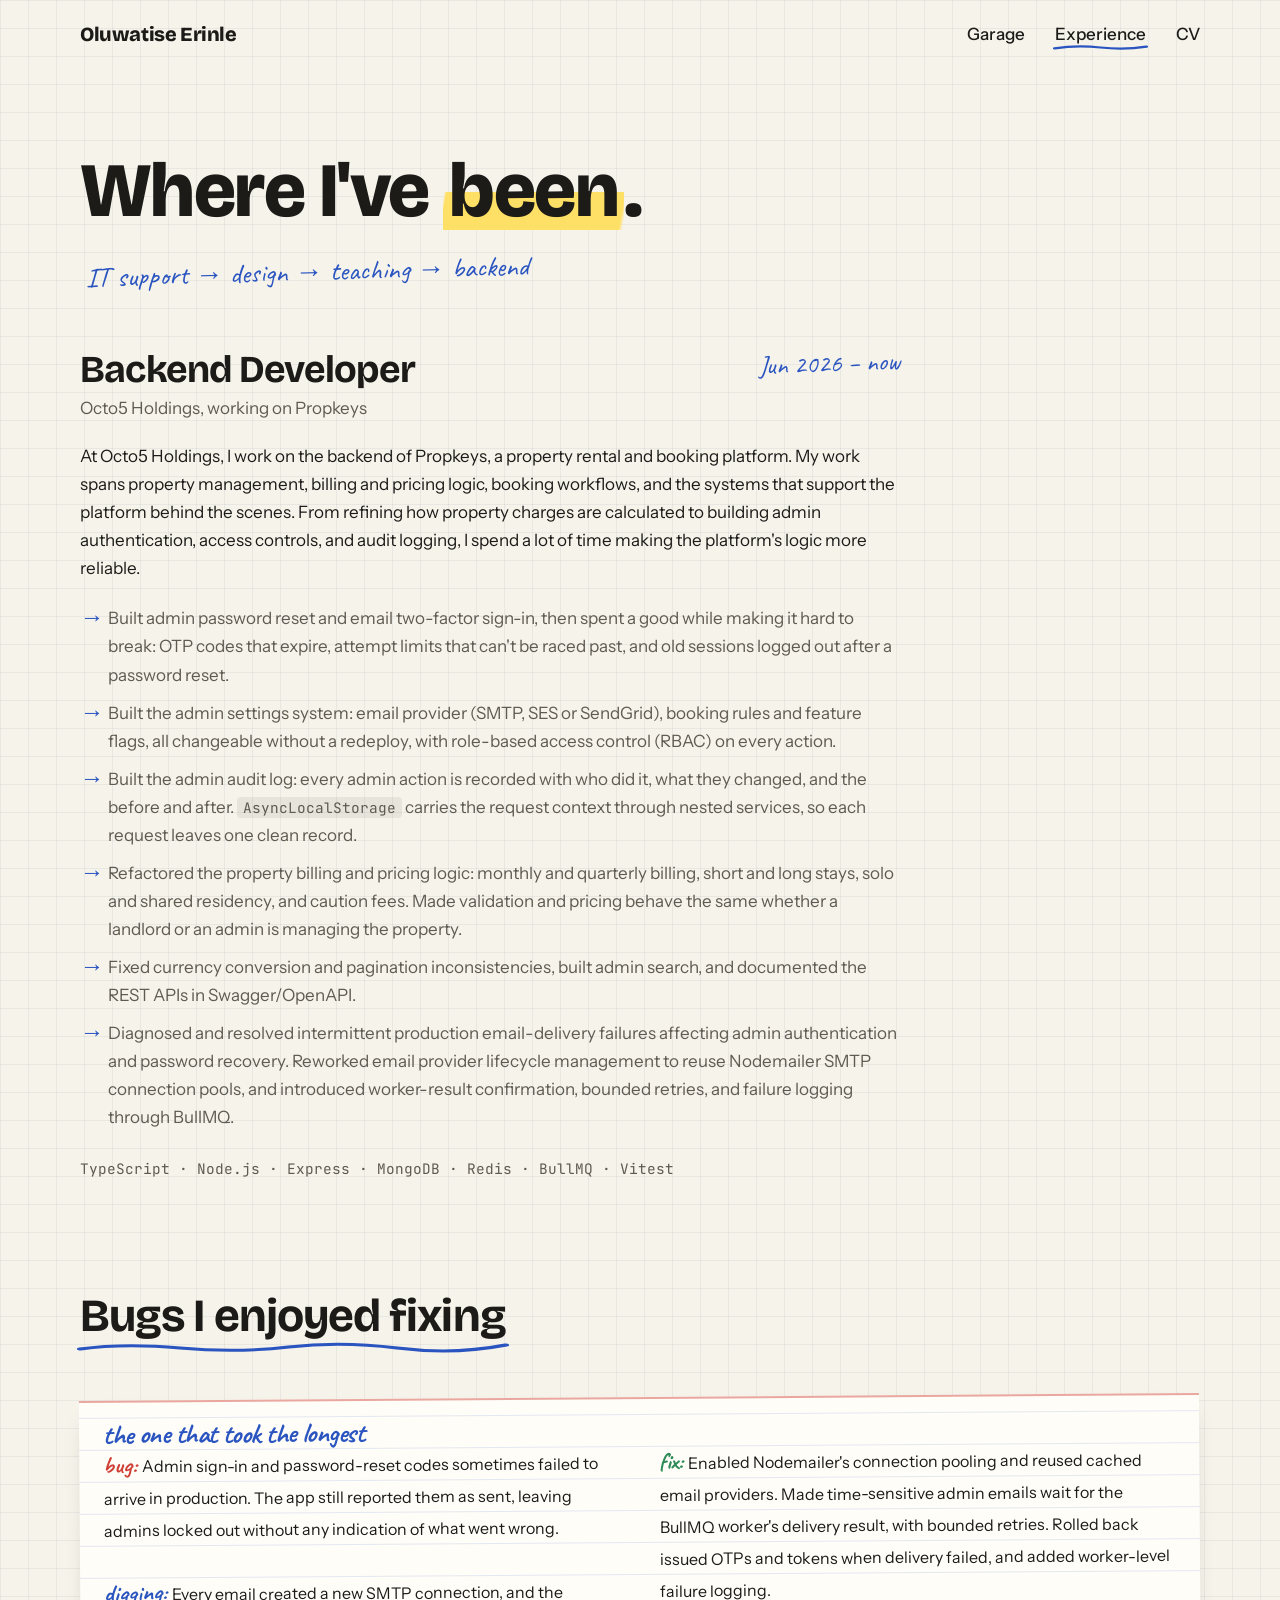
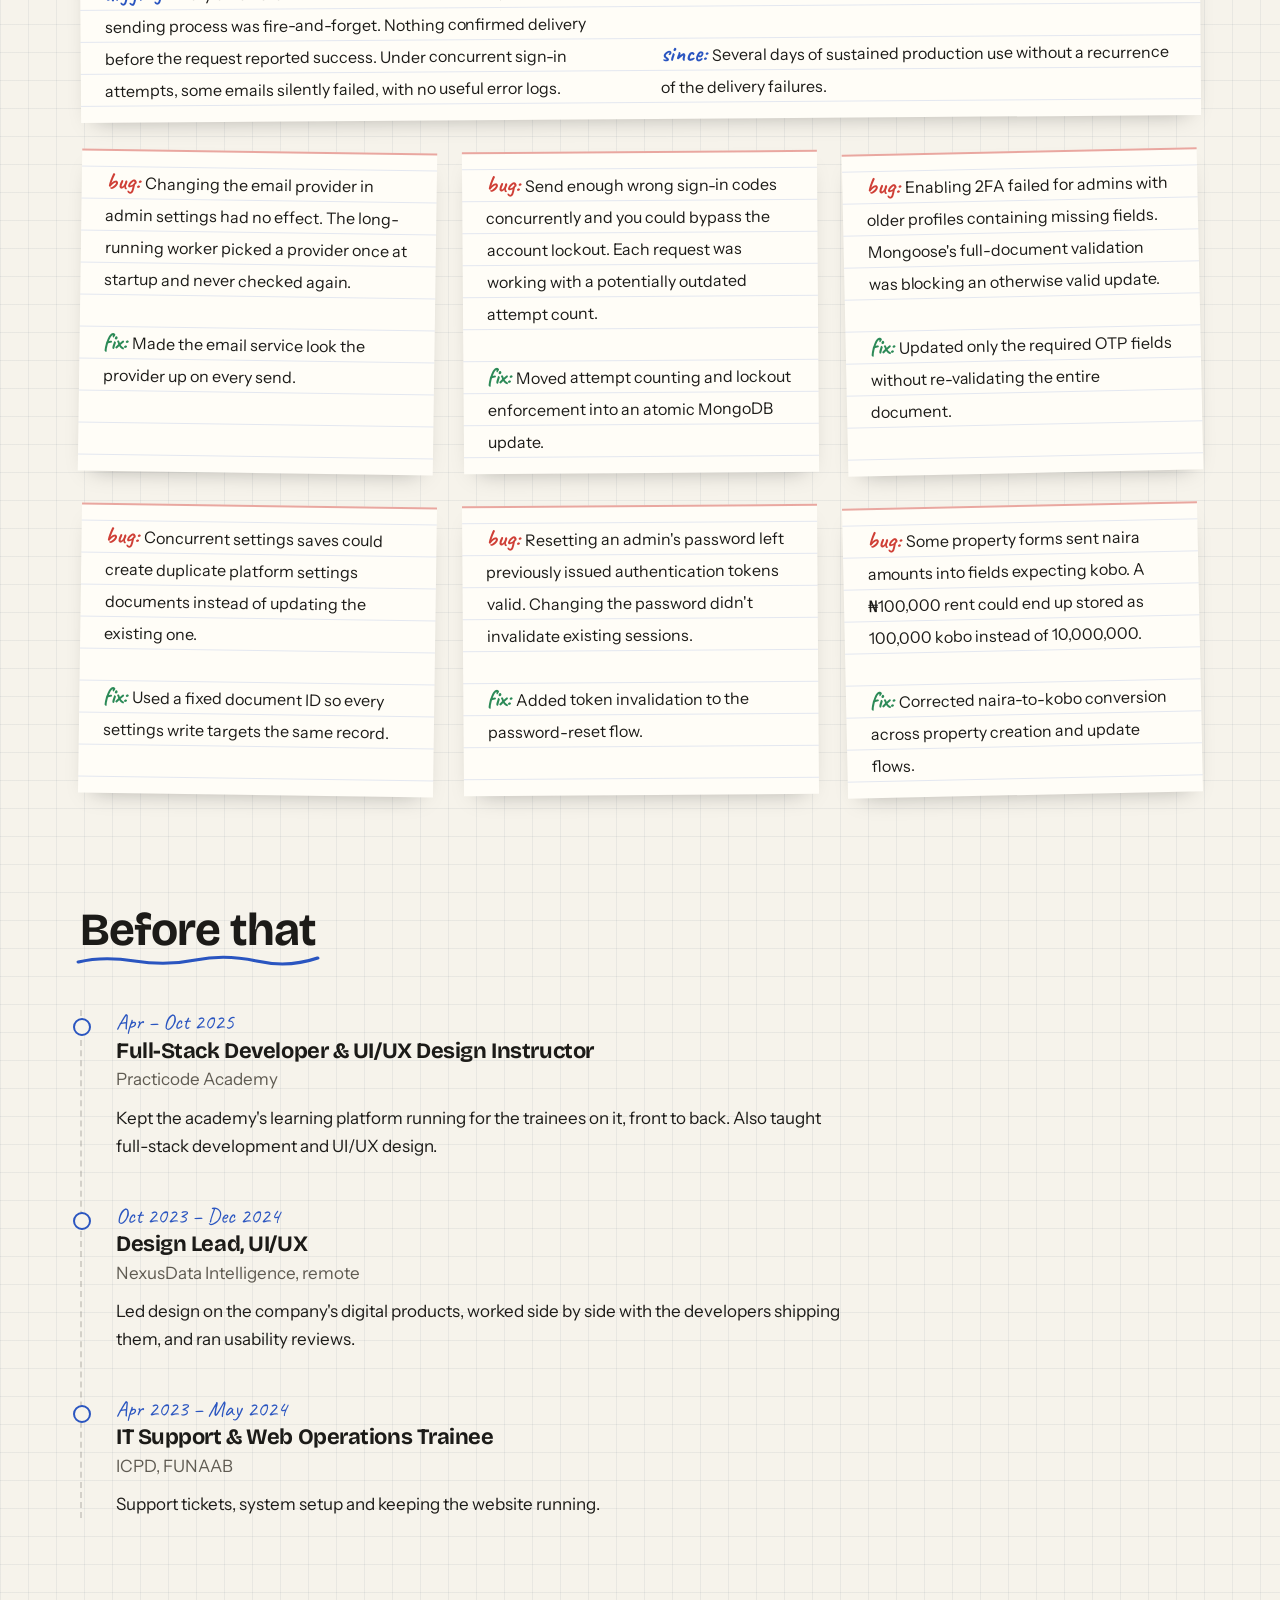
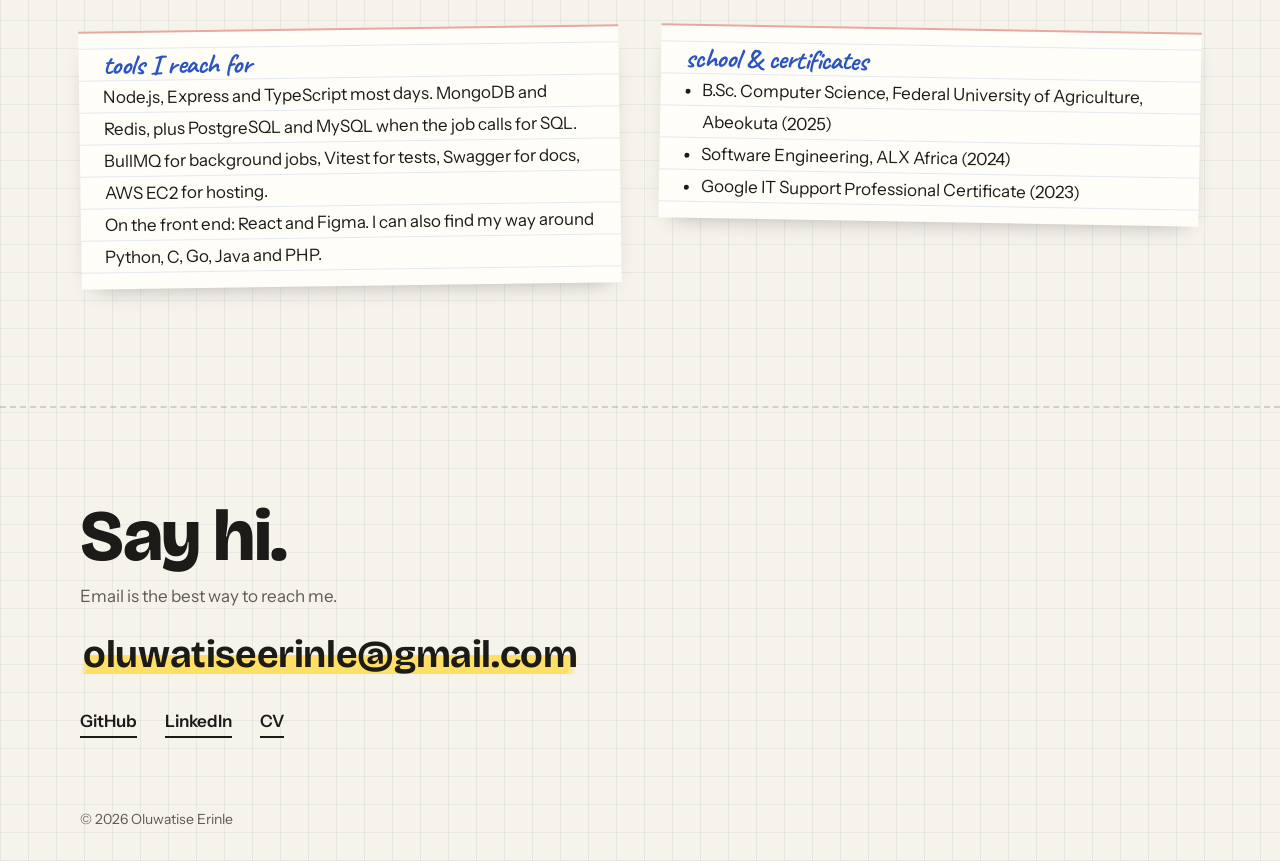
<file: experience.html>
<!doctype html>
<html lang="en">
  <head>
    <meta charset="utf-8" />
    <meta name="viewport" content="width=device-width, initial-scale=1" />
    <title>Experience — Oluwatise Erinle</title>
    <meta
      name="description"
      content="Oluwatise Erinle's experience: backend at Octo5 Holdings, teaching at Practicode Academy, and UI/UX design at NexusData Intelligence."
    />
    <link rel="icon" href="/assets/img/favicon.svg" type="image/svg+xml" />
    <link rel="apple-touch-icon" href="/assets/img/apple-touch-icon.png" />
    <meta property="og:type" content="website" />
    <meta property="og:site_name" content="Oluwatise Erinle" />
    <meta property="og:title" content="Experience — Oluwatise Erinle" />
    <meta property="og:description" content="Backend at Octo5 Holdings, teaching at Practicode Academy, and UI/UX design at NexusData Intelligence." />
    <meta property="og:url" content="https://oluwatise-erinle.netlify.app/experience.html" />
    <meta property="og:image" content="https://oluwatise-erinle.netlify.app/assets/img/og.png" />
    <meta property="og:image:width" content="1200" />
    <meta property="og:image:height" content="630" />
    <meta property="og:image:alt" content="Oluwatise Erinle: I build the parts of software you don't see." />
    <meta name="twitter:card" content="summary_large_image" />
    <script>
      document.documentElement.classList.add("js");
    </script>
    <link rel="preconnect" href="https://fonts.googleapis.com" />
    <link rel="preconnect" href="https://fonts.gstatic.com" crossorigin />
    <link
      href="https://fonts.googleapis.com/css2?family=Bricolage+Grotesque:opsz,wght@12..96,500;12..96,700;12..96,800&family=Caveat:wght@500;700&family=Instrument+Sans:wght@400;500;600&family=JetBrains+Mono:wght@400;500&display=swap"
      rel="stylesheet"
    />
    <link rel="stylesheet" href="assets/css/style.css" />
  </head>
  <body>
    <header class="nav">
      <div class="container nav-inner">
        <a class="brand" href="index.html">Oluwatise Erinle</a>
        <button type="button" class="nav-toggle" aria-expanded="false" aria-controls="nav-menu">
          <span class="sr-only">Menu</span><span></span><span></span>
        </button>
        <nav class="nav-menu" id="nav-menu">
          <a href="garage.html">Garage</a>
          <a href="experience.html" aria-current="page">Experience</a>
          <a href="https://drive.google.com/file/d/1xlZ7vo-EEz8daLhDxuY8uoAJtaOCXFpA/view?usp=sharing" target="_blank" rel="noopener">CV</a>
        </nav>
      </div>
    </header>

    <main>
      <section class="page-head">
        <div class="container">
          <h1>Where I've <span class="mark">been</span>.</h1>
          <p class="hand page-note">IT support &rarr; design &rarr; teaching &rarr; backend</p>
        </div>
      </section>

      <section class="section section-flush">
        <div class="container">
          <div class="job reveal">
            <div class="job-head">
              <div>
                <h2>Backend Developer</h2>
                <div class="muted">Octo5 Holdings, working on Propkeys</div>
              </div>
              <div class="hand job-date">Jun 2026 – now</div>
            </div>
            <p>
              At Octo5 Holdings, I work on the backend of Propkeys, a property rental and booking platform. My work spans property management, billing and pricing logic, booking workflows, and the systems that support the platform behind the scenes. From refining how property charges are calculated to building admin authentication, access controls, and audit logging, I spend a lot of time making the platform's logic more reliable.
            </p>
            <ul class="notes">
              <li>
                Built admin password reset and email two-factor sign-in, then spent a good while making it hard to break: OTP codes that expire, attempt limits that can't be raced past, and old sessions logged out after a password reset.
              </li>
              <li>
                Built the admin settings system: email provider (SMTP, SES or SendGrid), booking rules and feature flags, all changeable without a redeploy, with role-based access control (RBAC) on every action.
              </li>
              <li>
                Built the admin audit log: every admin action is recorded with
                who did it, what they changed, and the before and after.
                <code>AsyncLocalStorage</code> carries the request context
                through nested services, so each request leaves one clean record.
              </li>
              <li>
                Refactored the property billing and pricing logic: monthly and
                quarterly billing, short and long stays, solo and shared
                residency, and caution fees. Made validation and pricing behave
                the same whether a landlord or an admin is managing the property.
              </li>
              <li>Fixed currency conversion and pagination inconsistencies, built admin search, and documented the REST APIs in Swagger/OpenAPI.</li>
              <li>Diagnosed and resolved intermittent production email-delivery failures affecting admin authentication and password recovery. Reworked email provider lifecycle management to reuse Nodemailer SMTP connection pools, and introduced worker-result confirmation, bounded retries, and failure logging through BullMQ.</li>
            </ul>
            <p class="tools mono">TypeScript · Node.js · Express · MongoDB · Redis · BullMQ · Vitest</p>
          </div>

          <div class="bugs-head reveal">
            <h2 class="scribble">Bugs I enjoyed fixing</h2>
          </div>
          <div class="bugs reveal-child">
            <div class="index-card bug bug-wide">
              <h3 class="hand">the one that took the longest</h3>
              <div class="bug-wide-body">
                <div>
                  <p><span class="pen-red">bug:</span> Admin sign-in and password-reset codes sometimes failed to arrive in production. The app still reported them as sent, leaving admins locked out without any indication of what went wrong.</p>
                  <p><span class="pen-blue">digging:</span> Every email created a new SMTP connection, and the sending process was fire-and-forget. Nothing confirmed delivery before the request reported success. Under concurrent sign-in attempts, some emails silently failed, with no useful error logs.</p>
                </div>
                <div>
                  <p><span class="pen-green">fix:</span> Enabled Nodemailer's connection pooling and reused cached email providers. Made time-sensitive admin emails wait for the BullMQ worker's delivery result, with bounded retries. Rolled back issued OTPs and tokens when delivery failed, and added worker-level failure logging.</p>
                  <p><span class="pen-blue">since:</span> Several days of sustained production use without a recurrence of the delivery failures.</p>
                </div>
              </div>
            </div>
            <div class="index-card bug">
              <p><span class="pen-red">bug:</span> Changing the email provider in admin settings had no effect. The long-running worker picked a provider once at startup and never checked again.</p>
              <p><span class="pen-green">fix:</span> Made the email service look the provider up on every send.</p>
            </div>
            <div class="index-card bug">
              <p><span class="pen-red">bug:</span> Send enough wrong sign-in codes concurrently and you could bypass the account lockout. Each request was working with a potentially outdated attempt count.</p>
              <p><span class="pen-green">fix:</span> Moved attempt counting and lockout enforcement into an atomic MongoDB update.</p>
            </div>
            <div class="index-card bug">
              <p><span class="pen-red">bug:</span> Enabling 2FA failed for admins with older profiles containing missing fields. Mongoose's full-document validation was blocking an otherwise valid update.</p>
              <p><span class="pen-green">fix:</span> Updated only the required OTP fields without re-validating the entire document.</p>
            </div>
            <div class="index-card bug">
              <p><span class="pen-red">bug:</span> Concurrent settings saves could create duplicate platform settings documents instead of updating the existing one.</p>
              <p><span class="pen-green">fix:</span> Used a fixed document ID so every settings write targets the same record.</p>
            </div>
            <div class="index-card bug">
              <p><span class="pen-red">bug:</span> Resetting an admin's password left previously issued authentication tokens valid. Changing the password didn't invalidate existing sessions.</p>
              <p><span class="pen-green">fix:</span> Added token invalidation to the password-reset flow.</p>
            </div>
            <div class="index-card bug">
              <p><span class="pen-red">bug:</span> Some property forms sent naira amounts into fields expecting kobo. A ₦100,000 rent could end up stored as 100,000 kobo instead of 10,000,000.</p>
              <p><span class="pen-green">fix:</span> Corrected naira-to-kobo conversion across property creation and update flows.</p>
            </div>
          </div>

          <div class="before reveal">
            <h2 class="scribble">Before that</h2>
            <ol class="timeline">
              <li>
                <div class="hand timeline-date">Apr – Oct 2025</div>
                <h3>Full-Stack Developer &amp; UI/UX Design Instructor</h3>
                <div class="muted">Practicode Academy</div>
                <p>
                  Kept the academy's learning platform running for the trainees on
                  it, front to back. Also taught full-stack development and UI/UX
                  design.
                </p>
              </li>
              <li>
                <div class="hand timeline-date">Oct 2023 – Dec 2024</div>
                <h3>Design Lead, UI/UX</h3>
                <div class="muted">NexusData Intelligence, remote</div>
                <p>
                  Led design on the company's digital products, worked side by side
                  with the developers shipping them, and ran usability reviews.
                </p>
              </li>
              <li>
                <div class="hand timeline-date">Apr 2023 – May 2024</div>
                <h3>IT Support &amp; Web Operations Trainee</h3>
                <div class="muted">ICPD, FUNAAB</div>
                <p>Support tickets, system setup and keeping the website running.</p>
              </li>
            </ol>
          </div>

          <div class="extras">
            <div class="index-card reveal">
              <h3 class="hand">tools I reach for</h3>
              <p>
                Node.js, Express and TypeScript most days. MongoDB and Redis, plus
                PostgreSQL and MySQL when the job calls for SQL. BullMQ for
                background jobs, Vitest for tests, Swagger for docs, AWS EC2 for
                hosting.
              </p>
              <p>On the front end: React and Figma. I can also find my way around Python, C, Go, Java and PHP.</p>
            </div>
            <div class="index-card reveal">
              <h3 class="hand">school &amp; certificates</h3>
              <ul>
                <li>B.Sc. Computer Science, Federal University of Agriculture, Abeokuta (2025)</li>
                <li>Software Engineering, ALX Africa (2024)</li>
                <li>Google IT Support Professional Certificate (2023)</li>
              </ul>
            </div>
          </div>
        </div>
      </section>
    </main>

    <footer class="footer">
      <div class="container">
        <h2>Say hi.</h2>
        <p class="muted">Email is the best way to reach me.</p>
        <a class="footer-email mark" href="mailto:oluwatiseerinle@gmail.com">oluwatiseerinle@gmail.com</a>
        <div class="footer-links">
          <a href="https://github.com/An-Uncreative" target="_blank" rel="noopener">GitHub</a>
          <a href="https://www.linkedin.com/in/oluwatise-erinle-111442245" target="_blank" rel="noopener">LinkedIn</a>
          <a href="https://drive.google.com/file/d/1xlZ7vo-EEz8daLhDxuY8uoAJtaOCXFpA/view?usp=sharing" target="_blank" rel="noopener">CV</a>
        </div>
        <p class="footer-base">© <span class="year"></span> Oluwatise Erinle</p>
      </div>
    </footer>

    <script src="assets/js/main.js"></script>
  </body>
</html>
</file>
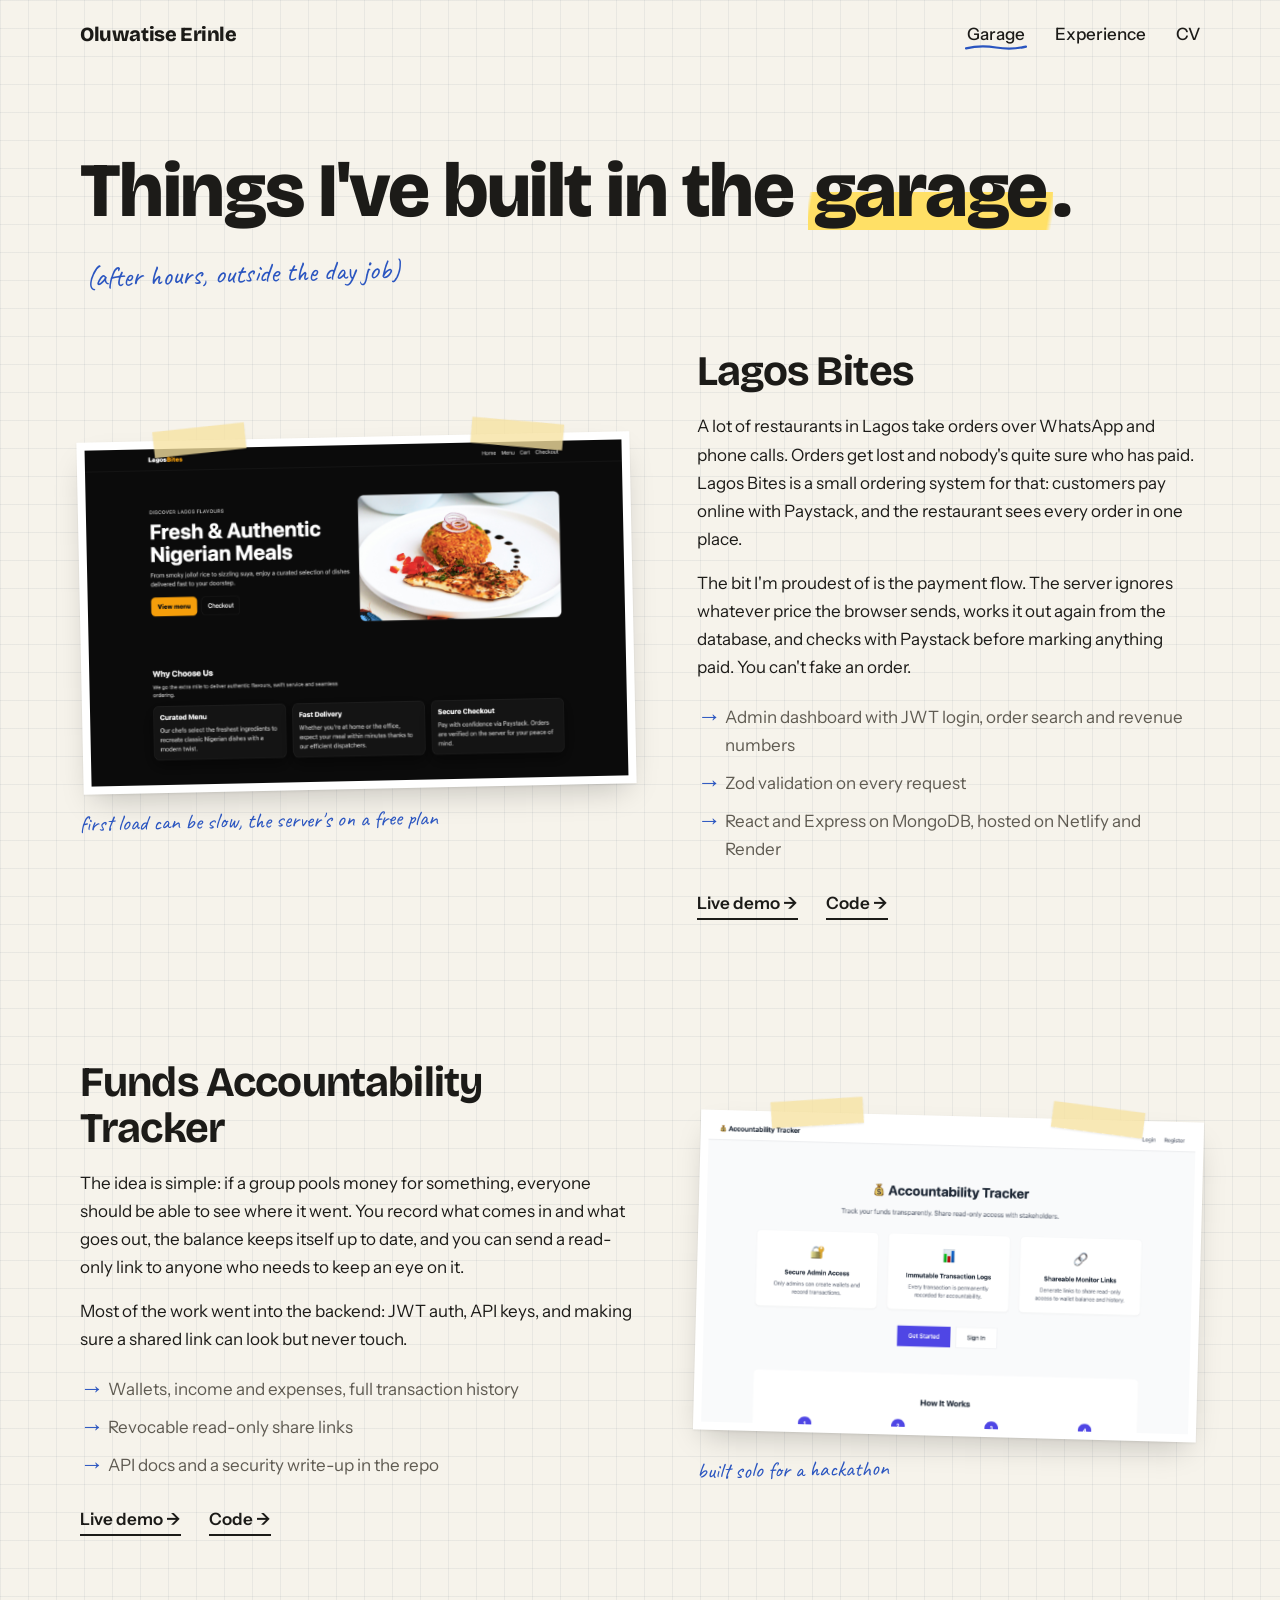
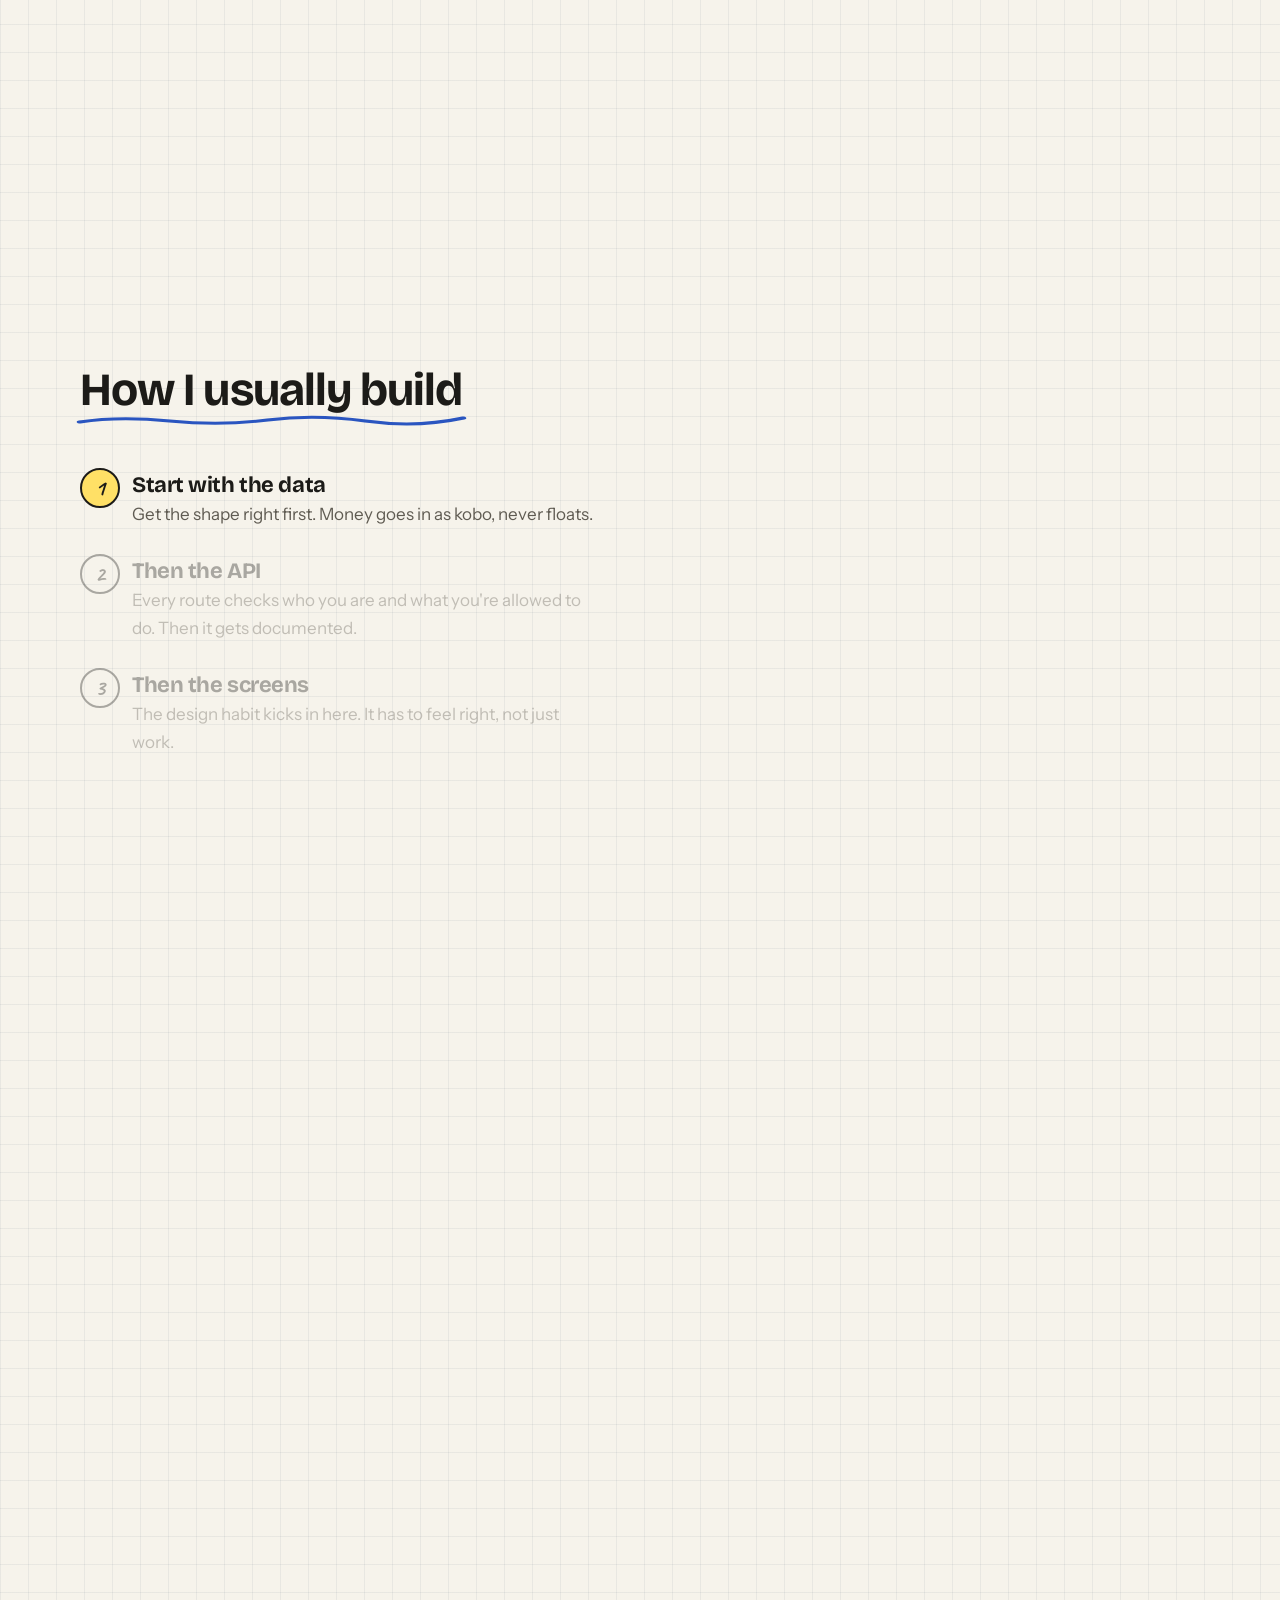
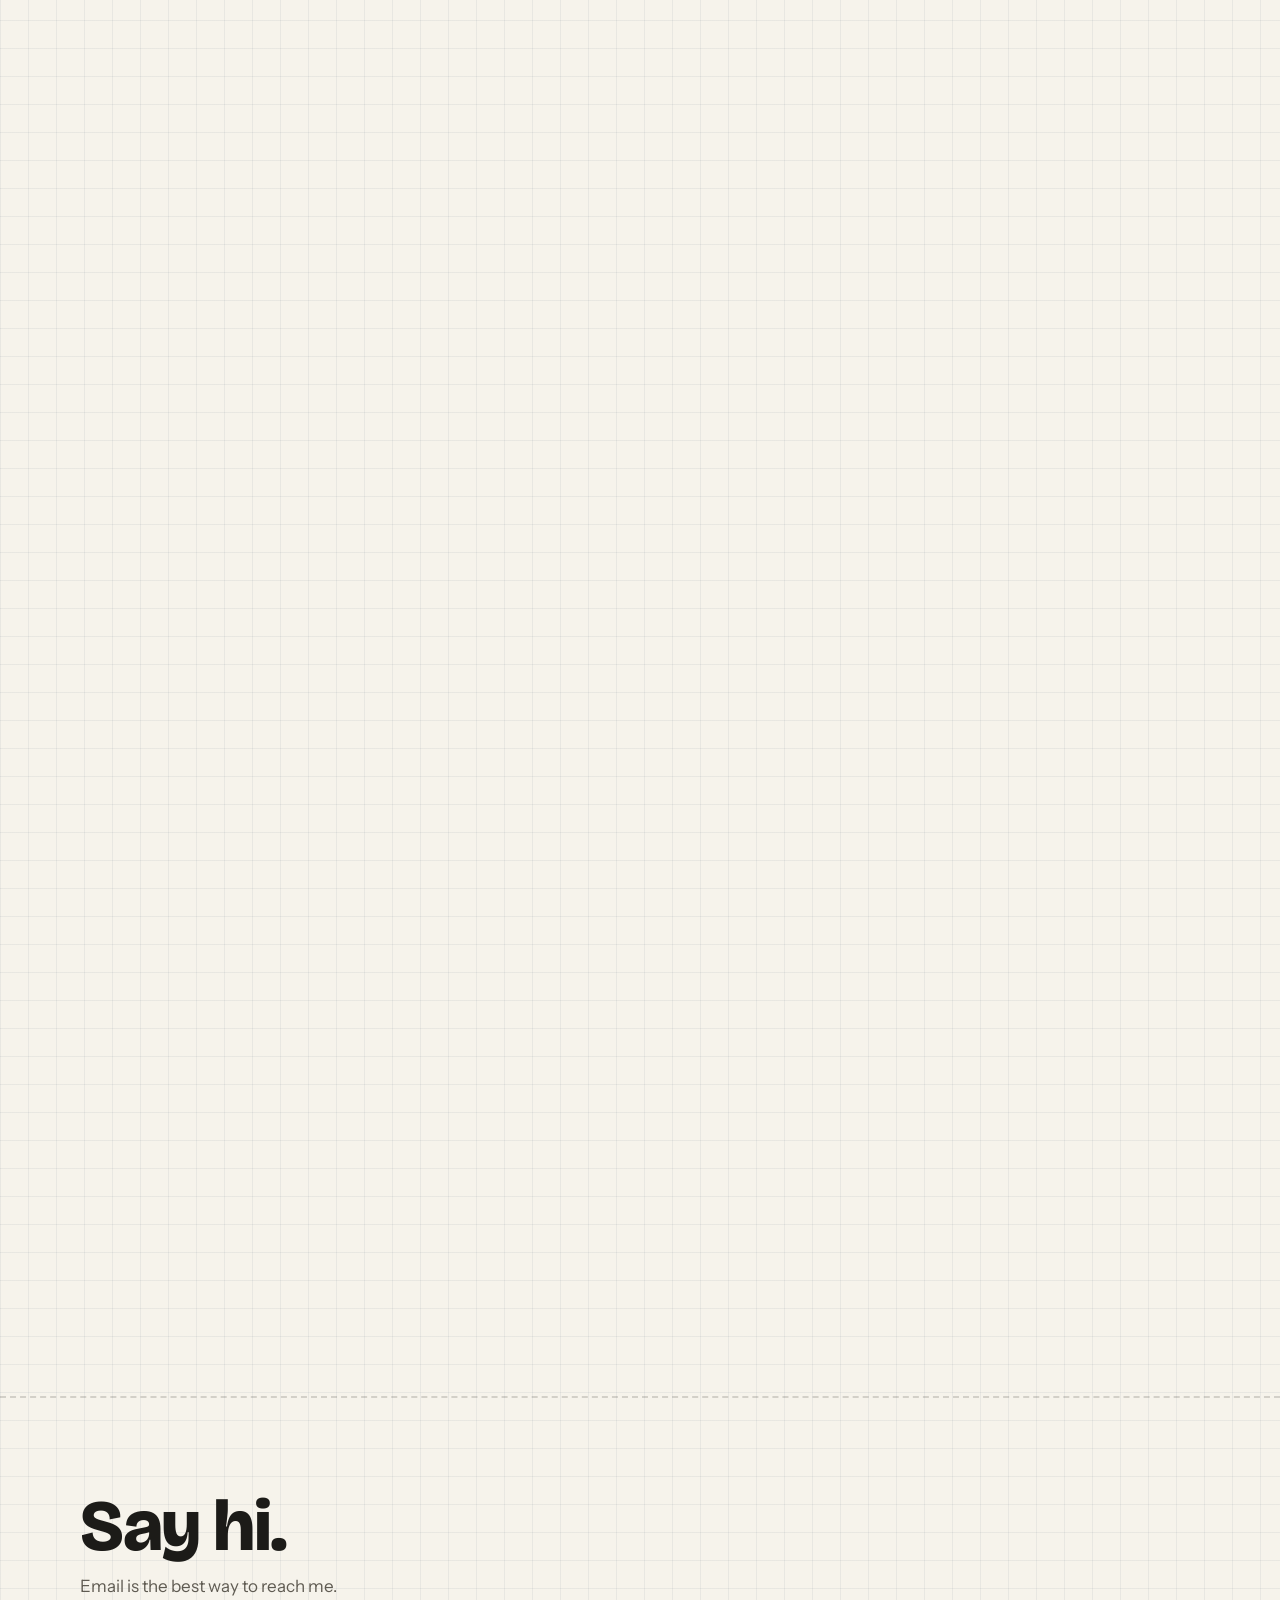
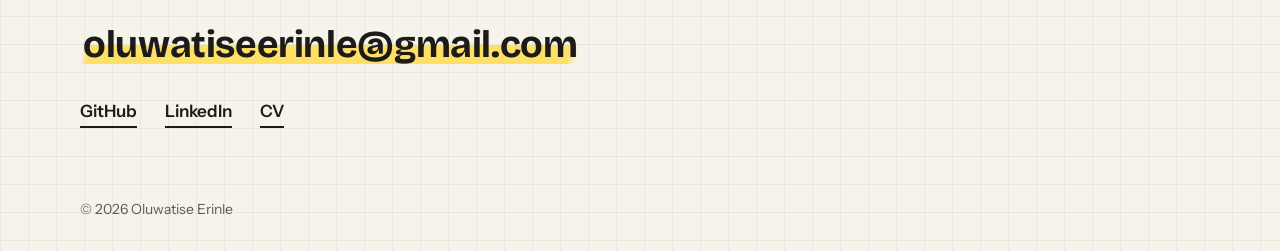
<file: garage.html>
<!doctype html>
<html lang="en">
  <head>
    <meta charset="utf-8" />
    <meta name="viewport" content="width=device-width, initial-scale=1" />
    <title>The Garage — Oluwatise Erinle</title>
    <meta name="description" content="Projects built by Oluwatise Erinle: Lagos Bites and the Funds Accountability Tracker." />
    <link rel="icon" href="/assets/img/favicon.svg" type="image/svg+xml" />
    <link rel="apple-touch-icon" href="/assets/img/apple-touch-icon.png" />
    <meta property="og:type" content="website" />
    <meta property="og:site_name" content="Oluwatise Erinle" />
    <meta property="og:title" content="The Garage — Oluwatise Erinle" />
    <meta property="og:description" content="Things I've built after hours: Lagos Bites and the Funds Accountability Tracker." />
    <meta property="og:url" content="https://oluwatise-erinle.netlify.app/garage.html" />
    <meta property="og:image" content="https://oluwatise-erinle.netlify.app/assets/img/og.png" />
    <meta property="og:image:width" content="1200" />
    <meta property="og:image:height" content="630" />
    <meta property="og:image:alt" content="Oluwatise Erinle: I build the parts of software you don't see." />
    <meta name="twitter:card" content="summary_large_image" />
    <script>
      document.documentElement.classList.add("js");
    </script>
    <link rel="preconnect" href="https://fonts.googleapis.com" />
    <link rel="preconnect" href="https://fonts.gstatic.com" crossorigin />
    <link
      href="https://fonts.googleapis.com/css2?family=Bricolage+Grotesque:opsz,wght@12..96,500;12..96,700;12..96,800&family=Caveat:wght@500;700&family=Instrument+Sans:wght@400;500;600&family=JetBrains+Mono:wght@400;500&display=swap"
      rel="stylesheet"
    />
    <link rel="stylesheet" href="assets/css/style.css" />
  </head>
  <body>
    <header class="nav">
      <div class="container nav-inner">
        <a class="brand" href="index.html">Oluwatise Erinle</a>
        <button type="button" class="nav-toggle" aria-expanded="false" aria-controls="nav-menu">
          <span class="sr-only">Menu</span><span></span><span></span>
        </button>
        <nav class="nav-menu" id="nav-menu">
          <a href="garage.html" aria-current="page">Garage</a>
          <a href="experience.html">Experience</a>
          <a href="https://drive.google.com/file/d/1xlZ7vo-EEz8daLhDxuY8uoAJtaOCXFpA/view?usp=sharing" target="_blank" rel="noopener">CV</a>
        </nav>
      </div>
    </header>

    <main>
      <section class="page-head">
        <div class="container">
          <h1>Things I've built in the <span class="mark">garage</span>.</h1>
          <p class="hand page-note">(after hours, outside the day job)</p>
        </div>
      </section>

      <section class="section section-flush">
        <div class="container">
          <article class="project reveal" id="lagos-bites">
            <a
              class="project-media tilt"
              href="https://gleeful-frangollo-b44b48.netlify.app/"
              target="_blank"
              rel="noopener"
            >
              <div class="taped shot">
                <img src="assets/img/lagos-bites.png" alt="Lagos Bites menu and cart" loading="lazy" />
              </div>
              <span class="hand media-note">first load can be slow, the server's on a free plan</span>
            </a>
            <div class="project-body">
              <h2>Lagos Bites</h2>
              <p>
                A lot of restaurants in Lagos take orders over WhatsApp and phone
                calls. Orders get lost and nobody's quite sure who has paid. Lagos
                Bites is a small ordering system for that: customers pay online
                with Paystack, and the restaurant sees every order in one place.
              </p>
              <p>
                The bit I'm proudest of is the payment flow. The server ignores
                whatever price the browser sends, works it out again from the
                database, and checks with Paystack before marking anything paid.
                You can't fake an order.
              </p>
              <ul class="notes">
                <li>Admin dashboard with JWT login, order search and revenue numbers</li>
                <li>Zod validation on every request</li>
                <li>React and Express on MongoDB, hosted on Netlify and Render</li>
              </ul>
              <div class="links">
                <a href="https://gleeful-frangollo-b44b48.netlify.app/" target="_blank" rel="noopener">Live demo &rarr;</a>
                <a href="https://github.com/An-Uncreative/lagos-bites" target="_blank" rel="noopener">Code &rarr;</a>
              </div>
            </div>
          </article>

          <article class="project project-reverse reveal" id="tracker">
            <a
              class="project-media tilt"
              href="https://accountability-tracker-theta.vercel.app/"
              target="_blank"
              rel="noopener"
            >
              <div class="taped shot">
                <img src="assets/img/tracker.png" alt="Funds Accountability Tracker dashboard" loading="lazy" />
              </div>
              <span class="hand media-note">built solo for a hackathon</span>
            </a>
            <div class="project-body">
              <h2>Funds Accountability Tracker</h2>
              <p>
                The idea is simple: if a group pools money for something,
                everyone should be able to see where it went. You record what comes
                in and what goes out, the balance keeps itself up to date, and you
                can send a read-only link to anyone who needs to keep an eye on it.
              </p>
              <p>
                Most of the work went into the backend: JWT auth, API keys, and
                making sure a shared link can look but never touch.
              </p>
              <ul class="notes">
                <li>Wallets, income and expenses, full transaction history</li>
                <li>Revocable read-only share links</li>
                <li>API docs and a security write-up in the repo</li>
              </ul>
              <div class="links">
                <a href="https://accountability-tracker-theta.vercel.app/" target="_blank" rel="noopener">Live demo &rarr;</a>
                <a href="https://github.com/An-Uncreative/accountability-tracker" target="_blank" rel="noopener">Code &rarr;</a>
              </div>
            </div>
          </article>
        </div>
      </section>

      <!-- How I build: scroll-driven layer story -->
      <section class="process" id="process">
        <div class="process-sticky">
          <div class="container process-grid">
            <div class="process-copy">
              <h2 class="scribble">How I usually build</h2>
              <ol class="process-steps">
                <li>
                  <h3>Start with the data</h3>
                  <p>Get the shape right first. Money goes in as kobo, never floats.</p>
                </li>
                <li>
                  <h3>Then the API</h3>
                  <p>Every route checks who you are and what you're allowed to do. Then it gets documented.</p>
                </li>
                <li>
                  <h3>Then the screens</h3>
                  <p>The design habit kicks in here. It has to feel right, not just work.</p>
                </li>
              </ol>
            </div>

            <div class="process-stage" aria-hidden="true">
              <div class="stack">
                <div class="layer layer-db">
                  <div class="layer-title mono">mongodb · orders</div>
                  <div class="db-row mono"><span>_id</span><span>total_kobo</span><span>status</span></div>
                  <div class="db-row mono"><span>6f2a…</span><span>450000</span><span class="ok">paid</span></div>
                  <div class="db-row mono"><span>6f2b…</span><span>120000</span><span class="warn">pending</span></div>
                  <div class="db-row mono"><span>6f2c…</span><span>385000</span><span class="ok">paid</span></div>
                </div>
                <div class="layer layer-api">
                  <div class="layer-title mono">api · routes</div>
                  <div class="route mono"><b class="get">GET</b>/api/meals</div>
                  <div class="route mono"><b class="post">POST</b>/api/orders</div>
                  <div class="route mono"><b class="post">POST</b>/api/payments/verify</div>
                  <div class="route mono"><b class="get">GET</b>/api/admin/metrics <em>admin</em></div>
                </div>
                <div class="layer layer-ui">
                  <div class="ui-nav"><i></i><span></span><span></span><span></span></div>
                  <div class="ui-hero"><span></span><span></span><b></b></div>
                  <div class="ui-cards"><span></span><span></span><span></span></div>
                </div>
              </div>
              <div class="stage-badge hand">and it's live!</div>
            </div>
          </div>
        </div>
      </section>
    </main>

    <footer class="footer">
      <div class="container">
        <h2>Say hi.</h2>
        <p class="muted">Email is the best way to reach me.</p>
        <a class="footer-email mark" href="mailto:oluwatiseerinle@gmail.com">oluwatiseerinle@gmail.com</a>
        <div class="footer-links">
          <a href="https://github.com/An-Uncreative" target="_blank" rel="noopener">GitHub</a>
          <a href="https://www.linkedin.com/in/oluwatise-erinle-111442245" target="_blank" rel="noopener">LinkedIn</a>
          <a href="https://drive.google.com/file/d/1xlZ7vo-EEz8daLhDxuY8uoAJtaOCXFpA/view?usp=sharing" target="_blank" rel="noopener">CV</a>
        </div>
        <p class="footer-base">© <span class="year"></span> Oluwatise Erinle</p>
      </div>
    </footer>

    <script src="assets/js/main.js"></script>
  </body>
</html>
</file>
<file: assets/css/style.css>
/* Designer's-notebook theme: graph paper, pen notes, tape and sticky notes */
:root {
  --paper: #f6f3eb;
  --grid: rgba(48, 72, 110, 0.07);
  --card: #fffdf7;
  --ink: #1c1b18;
  --muted: #5f5b52;
  --line: rgba(28, 27, 24, 0.16);
  --pen: #2a55c0;
  --red: #cf3f36;
  --green: #2c8a57;
  --highlight: #ffe066;
  --sticky: #fff1a1;
  --tape: rgba(246, 226, 160, 0.78);

  --max: 1120px;
  --font-display: "Bricolage Grotesque", system-ui, sans-serif;
  --font-body: "Instrument Sans", system-ui, sans-serif;
  --font-hand: "Caveat", "Comic Sans MS", cursive;
  --font-mono: "JetBrains Mono", ui-monospace, monospace;
}

* {
  box-sizing: border-box;
}
html {
  scroll-behavior: smooth;
  scroll-padding-top: 80px;
}
body {
  margin: 0;
  background-color: var(--paper);
  background-image:
    linear-gradient(var(--grid) 1px, transparent 1px),
    linear-gradient(90deg, var(--grid) 1px, transparent 1px);
  background-size: 28px 28px;
  color: var(--ink);
  font-family: var(--font-body);
  font-size: 17px;
  line-height: 1.65;
  overflow-x: hidden;
}
a {
  color: inherit;
  text-decoration: none;
}
img {
  max-width: 100%;
  display: block;
}
h1,
h2,
h3 {
  font-family: var(--font-display);
  letter-spacing: -0.02em;
  line-height: 1.08;
  margin: 0;
}
code,
.mono {
  font-family: var(--font-mono);
  font-size: 0.85em;
}
code {
  background: rgba(28, 27, 24, 0.07);
  padding: 1px 6px;
  border-radius: 4px;
}
.container {
  width: min(var(--max), 100% - 32px);
  margin: 0 auto;
}
.muted {
  color: var(--muted);
}
.sr-only {
  position: absolute;
  width: 1px;
  height: 1px;
  overflow: hidden;
  clip: rect(0 0 0 0);
}

/* Notebook pieces */
.hand {
  font-family: var(--font-hand);
  color: var(--pen);
  font-size: 26px;
  line-height: 1.15;
}
.mark {
  background: linear-gradient(
      100deg,
      transparent 0.6%,
      var(--highlight) 2%,
      var(--highlight) 97%,
      transparent 99%
    )
    0 88% / 100% 0.5em no-repeat;
  padding: 0 0.08em;
}
.scribble {
  display: inline-block;
  position: relative;
  font-size: clamp(30px, 4vw, 46px);
  padding-bottom: 12px;
}
.scribble::after {
  content: "";
  position: absolute;
  left: -4px;
  right: -4px;
  bottom: 0;
  height: 12px;
  background: url("data:image/svg+xml,%3Csvg xmlns='http://www.w3.org/2000/svg' viewBox='0 0 200 12' preserveAspectRatio='none'%3E%3Cpath d='M2 8 Q 22 2 48 7 T 98 6 T 148 7 T 198 4' fill='none' stroke='%232a55c0' stroke-width='3' stroke-linecap='round'/%3E%3C/svg%3E")
    center / 100% 100% no-repeat;
}
.taped {
  position: relative;
  background: #fff;
  padding: 8px;
  box-shadow:
    0 1px 2px rgba(0, 0, 0, 0.08),
    0 14px 30px -10px rgba(0, 0, 0, 0.22);
  rotate: var(--r, -1.2deg);
}
.taped::before,
.taped::after {
  content: "";
  position: absolute;
  z-index: 2;
  top: -13px;
  width: 92px;
  height: 26px;
  background: var(--tape);
  box-shadow: 0 1px 2px rgba(0, 0, 0, 0.08);
}
.taped::before {
  left: 14%;
  rotate: -5deg;
}
.taped::after {
  right: 12%;
  rotate: 6deg;
}
.sticky {
  display: block;
  background: var(--sticky);
  padding: 20px 22px 24px;
  box-shadow: 0 16px 22px -12px rgba(0, 0, 0, 0.3);
  rotate: var(--r, 1.5deg);
}
.sticky strong {
  font-family: var(--font-hand);
  font-size: 26px;
  font-weight: 700;
  color: var(--ink);
}
.sticky p {
  margin: 4px 0 0;
  font-family: var(--font-hand);
  font-size: 24px;
  line-height: 1.25;
}
.index-card {
  /* Text sits on the ruling: every line box is exactly 32px tall */
  background-color: var(--card);
  background-image: repeating-linear-gradient(
    transparent 0 31px,
    rgba(42, 85, 192, 0.13) 31px 32px
  );
  background-position: 0 16px;
  border-top: 2px solid rgba(207, 63, 54, 0.45);
  padding: 16px 24px;
  line-height: 32px;
  box-shadow: 0 10px 24px -14px rgba(0, 0, 0, 0.35);
  rotate: var(--r, 0deg);
}
.index-card h3 {
  font-size: 28px;
  line-height: 32px;
}
.index-card ul {
  margin: 0;
  padding-left: 18px;
}
.index-card p {
  margin: 0;
}

/* Buttons */
.btn {
  display: inline-flex;
  align-items: center;
  font: 600 16px var(--font-body);
  padding: 12px 22px;
  border: 2px solid var(--ink);
  border-radius: 10px;
  background: var(--card);
  box-shadow: 3px 3px 0 var(--ink);
  transition:
    transform 0.15s,
    box-shadow 0.15s;
}
.btn:hover {
  transform: translate(-2px, -2px);
  box-shadow: 5px 5px 0 var(--ink);
}
.btn:active {
  transform: translate(2px, 2px);
  box-shadow: 1px 1px 0 var(--ink);
}
.btn.primary {
  background: var(--highlight);
}
.actions {
  display: flex;
  flex-wrap: wrap;
  gap: 16px;
}

/* Nav */
.nav {
  position: fixed;
  inset: 0 0 auto;
  z-index: 50;
  border-bottom: 1px dashed transparent;
  transition:
    background 0.3s,
    border-color 0.3s;
}
.nav.scrolled {
  background: rgba(246, 243, 235, 0.92);
  -webkit-backdrop-filter: blur(6px);
  backdrop-filter: blur(6px);
  border-color: var(--line);
}
.nav-inner {
  height: 68px;
  display: flex;
  align-items: center;
  justify-content: space-between;
}
.brand {
  font: 800 20px var(--font-display);
  letter-spacing: -0.02em;
}
.nav-menu {
  display: flex;
  gap: 30px;
  font-weight: 500;
}
.nav-menu a {
  position: relative;
}
.nav-menu a::after {
  content: "";
  position: absolute;
  left: -2px;
  right: -2px;
  bottom: -3px;
  height: 7px;
  background: url("data:image/svg+xml,%3Csvg xmlns='http://www.w3.org/2000/svg' viewBox='0 0 60 8' preserveAspectRatio='none'%3E%3Cpath d='M1 5 Q 15 1 30 4 T 59 3' fill='none' stroke='%232a55c0' stroke-width='2.5' stroke-linecap='round'/%3E%3C/svg%3E")
    center / 100% 100% no-repeat;
  clip-path: inset(0 100% 0 0);
  transition: clip-path 0.3s ease;
}
.nav-menu a:hover::after,
.nav-menu a[aria-current="page"]::after {
  clip-path: inset(0 0 0 0);
}
.nav-toggle {
  display: none;
  background: none;
  border: 0;
  padding: 8px;
  cursor: pointer;
}
.nav-toggle span:not(.sr-only) {
  display: block;
  width: 24px;
  height: 2px;
  margin: 6px 0;
  background: var(--ink);
  border-radius: 2px;
}
.nav-toggle span:last-child {
  width: 16px;
}

/* Hero */
.hero {
  min-height: 100vh;
  display: flex;
  align-items: center;
  padding: 110px 0 60px;
}
.hero-grid {
  display: grid;
  grid-template-columns: 1fr 1.05fr;
  gap: 32px;
  align-items: center;
}
.hello {
  display: inline-block;
  font-size: 32px;
  rotate: -3deg;
  margin: 0 0 10px;
}
.hero h1 {
  font-size: clamp(40px, 5.4vw, 74px);
  font-weight: 800;
  line-height: 1.02;
  margin-bottom: 26px;
}
.lead {
  font-size: clamp(17px, 1.5vw, 19px);
  color: var(--muted);
  max-width: 44ch;
  margin: 0 0 34px;
}
.hero-visual {
  position: relative;
  height: min(600px, 68vh);
}
#hero-canvas {
  position: absolute;
  inset: 0;
  width: 100%;
  height: 100%;
  opacity: 0;
  transition: opacity 0.8s;
}
.is-3d #hero-canvas {
  opacity: 1;
}
.is-3d #hero-canvas.hovering {
  cursor: pointer;
}
.hero-fallback {
  position: absolute;
  inset: 12% 4%;
}
.hero-fallback img {
  position: absolute;
  width: 70%;
}
.hero-fallback img:first-child {
  top: 0;
  right: 0;
  --r: 2deg;
}
.hero-fallback img:last-child {
  bottom: 0;
  left: 0;
  --r: -3deg;
}
.is-3d .hero-fallback {
  display: none;
}
.hero-note {
  position: absolute;
  top: 2%;
  right: 4%;
  rotate: 4deg;
  opacity: 0;
  transition: opacity 0.6s 1.2s;
  pointer-events: none;
}
.is-3d .hero-note {
  opacity: 1;
}
.arrow {
  display: block;
  width: 70px;
  margin: 2px 0 0 30px;
  fill: none;
  stroke: var(--pen);
  stroke-width: 2.5;
  stroke-linecap: round;
  stroke-linejoin: round;
}

/* Tape strip with the tech list */
.tape-strip {
  position: relative;
  overflow: hidden;
  background: var(--tape);
  padding: 10px 0;
  rotate: -1.2deg;
  margin: 10px -20px;
  box-shadow: 0 2px 6px rgba(0, 0, 0, 0.08);
}
.stack-track {
  display: flex;
  width: max-content;
  animation: marquee var(--duration, 40s) linear infinite;
  font: 700 26px var(--font-hand);
  white-space: nowrap;
}
.stack-track span::after {
  content: "✦";
  font-size: 14px;
  margin: 0 26px;
  color: var(--red);
  vertical-align: middle;
}
@keyframes marquee {
  to {
    transform: translateX(calc(-1 * var(--shift, 50%)));
  }
}

/* Sections */
.section {
  padding: 120px 0;
}
.section-flush {
  padding-top: 0;
}
.section-tight {
  padding: 0 0 120px;
}
.section-head {
  display: flex;
  flex-wrap: wrap;
  align-items: flex-end;
  justify-content: space-between;
  gap: 8px 24px;
  margin-bottom: 52px;
}
.side-note {
  font-size: 24px;
  rotate: -2deg;
}
.side-note:hover {
  text-decoration: underline;
}
.page-head {
  padding: 150px 0 70px;
}
.page-head h1 {
  font-size: clamp(42px, 6vw, 78px);
  font-weight: 800;
}
.page-note {
  margin: 14px 0 0 6px;
  rotate: -1.5deg;
  font-size: 28px;
}

/* 404 */
.lost {
  min-height: 78vh;
  display: flex;
  align-items: center;
}
.lost-grid {
  display: grid;
  grid-template-columns: 1.5fr 1fr;
  gap: 64px;
  align-items: center;
}
.lost-code {
  margin: 0 0 8px;
  font-size: 44px;
  color: var(--red);
  rotate: -3deg;
}
.lost-code s {
  color: var(--muted);
  text-decoration-color: var(--red);
  text-decoration-thickness: 3px;
  margin-right: 6px;
}
.lost-actions {
  margin-top: 36px;
}
.lost-sticky {
  --r: 3deg;
  rotate: var(--r);
  max-width: 320px;
  justify-self: center;
}
.lost-sticky ul {
  margin: 10px 0 0;
  padding-left: 20px;
  font-family: var(--font-hand);
  font-size: 22px;
  line-height: 1.3;
}
.lost-sticky li + li {
  margin-top: 6px;
}
@media (max-width: 860px) {
  .lost-grid {
    grid-template-columns: 1fr;
    gap: 48px;
  }
}

/* About */
.about-grid {
  display: grid;
  grid-template-columns: 1.35fr 1fr;
  gap: 72px;
  align-items: start;
}
.prose {
  margin-top: 32px;
}
.prose p {
  margin: 0 0 20px;
  max-width: 60ch;
}
.about-side {
  display: grid;
  gap: 40px;
  justify-items: center;
}
.photo {
  margin: 0;
  width: min(280px, 100%);
  --r: 3deg;
}
.photo img {
  width: 100%;
  aspect-ratio: 4 / 5;
  object-fit: cover;
}
/* Pen annotations pointing at the bike */
.photo {
  margin-top: 96px;
}
.bike-note {
  position: absolute;
  z-index: 3;
  top: -104px;
  left: -40px;
  right: -40px;
  text-align: center;
  font-size: 30px;
  line-height: 1;
  color: var(--red);
  rotate: -4deg;
}
.bike-note small {
  display: block;
  font-size: 22px;
  margin-top: 2px;
}
.bike-arrows {
  position: absolute;
  z-index: 3;
  left: -60px;
  top: -110px;
  width: 400px;
  height: 540px;
  overflow: visible;
  pointer-events: none;
  fill: none;
  stroke: var(--red);
  stroke-width: 3;
  stroke-linecap: round;
  stroke-linejoin: round;
}
.bike-arrows path {
  stroke-dasharray: 360;
  stroke-dashoffset: 0;
  transition: stroke-dashoffset 0.9s ease 0.4s;
}
/* On hover, each arrow jabs toward the photo */
.bike-arrows g:nth-of-type(1) { --dx: 9px; --dy: 3px; }
.bike-arrows g:nth-of-type(2) { --dx: 8px; --dy: -7px; }
.bike-arrows g:nth-of-type(3) { --dx: -9px; --dy: 3px; }
.bike-arrows g:nth-of-type(4) { --dx: -8px; --dy: -7px; }
.photo:hover .bike-arrows g {
  animation: arrow-jab 0.6s ease-in-out infinite;
}
.photo:hover .bike-arrows g:nth-of-type(2) { animation-delay: 0.1s; }
.photo:hover .bike-arrows g:nth-of-type(3) { animation-delay: 0.05s; }
.photo:hover .bike-arrows g:nth-of-type(4) { animation-delay: 0.15s; }
@keyframes arrow-jab {
  50% {
    transform: translate(var(--dx), var(--dy));
  }
}
/* Draw the arrows in once the photo scrolls into view */
.js .photo:not(.visible) .bike-arrows path {
  stroke-dashoffset: 360;
}
.photo-empty {
  display: none;
}
.photo.no-photo img {
  display: none;
}
.photo.no-photo .photo-empty {
  display: grid;
  place-items: center;
  aspect-ratio: 4 / 5;
  border: 2px dashed var(--line);
  color: var(--muted);
}
.photo figcaption {
  font-size: 22px;
  color: var(--ink);
  text-align: center;
  padding: 10px 4px 2px;
}
/* Polaroids scattered around the about text */
.section.about-section {
  padding-bottom: 200px;
}
.polaroid {
  position: relative;
  margin: 0;
  background: #fff;
  padding: 8px 8px 0;
  box-shadow:
    0 1px 2px rgba(0, 0, 0, 0.08),
    0 14px 26px -12px rgba(0, 0, 0, 0.3);
  rotate: var(--r, 0deg);
  transition: rotate 0.3s ease, translate 0.3s ease, scale 0.3s ease;
}
.polaroid::before {
  content: "";
  position: absolute;
  z-index: 2;
  top: -11px;
  left: 50%;
  width: 64px;
  height: 22px;
  margin-left: -32px;
  background: var(--tape);
  rotate: calc(var(--r, 0deg) * -1.5);
}
.polaroid img {
  display: block;
  width: 100%;
  aspect-ratio: 1;
  object-fit: cover;
}
.polaroid figcaption {
  font-size: 18px;
  line-height: 1.1;
  text-align: center;
  padding: 8px 14px 12px;
}
.polaroid:hover {
  z-index: 3;
  rotate: 0deg;
  scale: 1.08;
}
/* Tucked into the text, which wraps around it */
.p-selfie {
  float: right;
  width: 190px;
  margin: 10px -36px 24px 32px;
  --r: 7deg;
}
.p-selfie img {
  object-position: 50% 82%; /* the selfie is tall; frame the face */
}
.scatter {
  display: flex;
  justify-content: space-between;
  align-items: flex-start;
  max-width: 600px;
  margin-top: 48px;
}
.p-road {
  width: 54%;
  margin-left: -12px;
  --r: -5deg;
}
.p-crew {
  width: 40%;
  margin-top: 130px;
  --r: 6deg;
}

.facts {
  width: 100%;
  --r: -1.5deg;
}
.about-side .sticky {
  width: min(280px, 100%);
  --r: 2.5deg;
}

/* Home: project previews */
.previews {
  display: grid;
  grid-template-columns: repeat(2, 1fr);
  gap: 56px;
}
.preview .shot {
  margin-bottom: 22px;
  transition: rotate 0.3s ease;
}
.preview:nth-child(2) .shot {
  --r: 1.5deg;
}
.preview:hover .shot {
  rotate: 0deg;
}
.preview h3 {
  font-size: 26px;
  margin-bottom: 4px;
}
.preview p {
  margin: 0;
  color: var(--muted);
}
.shot img {
  aspect-ratio: 16 / 10;
  object-fit: cover;
  object-position: top;
  width: 100%;
}
.sticky-now {
  max-width: 460px;
  margin-left: auto;
  --r: -2deg;
  transition: rotate 0.3s;
}
.sticky-now:hover {
  rotate: 0deg;
}

/* Work: projects */
.project {
  display: grid;
  grid-template-columns: 1.1fr 1fr;
  gap: 64px;
  align-items: center;
  margin-bottom: 140px;
}
.project:last-child {
  margin-bottom: 0;
}
.project-reverse .project-media {
  order: 2;
}
.project-media {
  perspective: 1000px;
  display: block;
}
.project .shot {
  transform: rotateX(var(--rx, 0deg)) rotateY(var(--ry, 0deg));
  transition: transform 0.2s ease-out;
}
.project-reverse .shot {
  --r: 1.5deg;
}
.media-note {
  display: block;
  margin-top: 18px;
  font-size: 22px;
  rotate: -1deg;
}
.project-body h2 {
  font-size: clamp(30px, 3.4vw, 42px);
  margin-bottom: 18px;
}
.project-body p {
  margin: 0 0 16px;
}
.notes {
  list-style: none;
  padding: 0;
  margin: 22px 0 26px;
}
.notes li {
  position: relative;
  padding-left: 28px;
  margin-bottom: 10px;
  color: var(--muted);
}
.notes li::before {
  content: "→";
  position: absolute;
  left: 0;
  color: var(--pen);
  font-family: var(--font-hand);
  font-size: 24px;
  line-height: 1.1;
}
.links {
  display: flex;
  gap: 28px;
  font-weight: 600;
}
.links a,
.footer-links a {
  border-bottom: 2px solid var(--ink);
  padding-bottom: 1px;
}
.links a:hover,
.footer-links a:hover {
  border-color: var(--pen);
  color: var(--pen);
}

/* Experience */
.job {
  max-width: 820px;
}
.job-head {
  display: flex;
  justify-content: space-between;
  align-items: flex-start;
  gap: 16px;
  flex-wrap: wrap;
  margin-bottom: 20px;
}
.job-head h2 {
  font-size: clamp(28px, 3vw, 38px);
  margin-bottom: 4px;
}
.job-date {
  rotate: -2deg;
}
.tools {
  color: var(--muted);
  margin: 0;
}
.bugs-head {
  margin: 110px 0 44px;
}
.bugs {
  display: grid;
  grid-template-columns: repeat(3, 1fr);
  gap: 32px 28px;
}
.bug {
  font-size: 16px;
  transition: rotate 0.3s;
}
.bug:nth-child(3n + 1) {
  --r: -1.2deg;
}
.bug:nth-child(3n + 2) {
  --r: 0.8deg;
}
.bug:nth-child(3n) {
  --r: -0.4deg;
}
/* The bigger story gets a full-width card above the short ones */
.bug.bug-wide {
  grid-column: 1 / -1;
  --r: -0.4deg;
}
.bug.bug-wide:hover {
  rotate: 0deg;
}
.bug-wide-body {
  display: grid;
  grid-template-columns: 1fr 1fr;
  gap: 0 40px;
}
/* One blank ruled line between bug and fix, so text stays on the lines */
.bug p + p {
  margin-top: 32px;
}
.bug:hover {
  rotate: 0deg;
}
.pen-red,
.pen-green,
.pen-blue {
  font-family: var(--font-hand);
  font-size: 24px;
  line-height: 0;
  font-weight: 700;
  margin-right: 2px;
}
.pen-red {
  color: var(--red);
}
.pen-green {
  color: var(--green);
}
.pen-blue {
  color: var(--pen);
}
.before {
  margin-top: 110px;
}
.timeline {
  list-style: none;
  margin: 44px 0 0;
  padding: 0 0 0 34px;
  border-left: 2px dashed var(--line);
  display: grid;
  gap: 44px;
  max-width: 760px;
}
.timeline li {
  position: relative;
}
.timeline li::before {
  content: "";
  position: absolute;
  left: -43px;
  top: 8px;
  width: 14px;
  height: 14px;
  border-radius: 50%;
  background: var(--paper);
  border: 2.5px solid var(--pen);
}
.timeline-date {
  font-size: 22px;
  margin-bottom: 4px;
}
.timeline h3 {
  font-size: 22px;
  margin-bottom: 2px;
}
.timeline p {
  margin: 10px 0 0;
}
.extras {
  display: grid;
  grid-template-columns: 1fr 1fr;
  gap: 40px;
  margin-top: 110px;
  align-items: start;
}
.extras .index-card:first-child {
  --r: -0.8deg;
}
.extras .index-card:last-child {
  --r: 1deg;
}

/* Process: scroll story (Work page) */
.process {
  height: 320vh;
  position: relative;
  margin-top: 60px;
}
.process-sticky {
  position: sticky;
  top: 0;
  height: 100vh;
  display: flex;
  align-items: center;
  overflow: hidden;
}
.process-grid {
  display: grid;
  grid-template-columns: 1fr 1.1fr;
  gap: 40px;
  align-items: center;
}
.process-steps {
  list-style: none;
  padding: 0;
  margin: 36px 0 0;
  display: grid;
  gap: 8px;
  counter-reset: step;
}
.process-steps li {
  position: relative;
  padding: 12px 0 12px 52px;
  opacity: 0.35;
  transition: opacity 0.4s;
  counter-increment: step;
}
.process-steps li::before {
  content: counter(step);
  position: absolute;
  left: 0;
  top: 6px;
  width: 36px;
  height: 36px;
  display: grid;
  place-items: center;
  border: 2px solid var(--ink);
  border-radius: 50%;
  font: 700 22px var(--font-hand);
}
.process-steps li.active {
  opacity: 1;
}
.process-steps li.active::before {
  background: var(--highlight);
}
.process-steps h3 {
  font-size: 22px;
  margin-bottom: 2px;
}
.process-steps p {
  margin: 0;
  color: var(--muted);
}
.process-stage {
  position: relative;
  height: 480px;
  perspective: 1400px;
  display: grid;
  place-items: center;
}
.stack {
  position: relative;
  width: 380px;
  height: 260px;
  transform-style: preserve-3d;
  transform: rotateX(var(--rx, 55deg)) rotateZ(var(--rz, -35deg));
}
.layer {
  position: absolute;
  inset: 0;
  border-radius: 12px;
  border: 2px solid var(--ink);
  padding: 18px;
  backface-visibility: hidden;
  box-shadow: 0 18px 40px rgba(0, 0, 0, 0.25);
  font-size: 12px;
  color: #f5f5f0;
}
.layer-title {
  color: rgba(245, 245, 240, 0.6);
  margin-bottom: 12px;
  font-size: 11px;
}
.layer-db {
  background: #173b2b;
}
.layer-api {
  background: #1c2a52;
}
.layer-ui {
  background: #fff;
  padding: 0;
  overflow: hidden;
}
.db-row {
  display: grid;
  grid-template-columns: 1fr 1.2fr 1fr;
  padding: 7px 0;
  border-bottom: 1px solid rgba(255, 255, 255, 0.1);
}
.db-row:nth-child(2) {
  color: rgba(245, 245, 240, 0.6);
}
.ok {
  color: #6ee7a8;
}
.warn {
  color: #fcd34d;
}
.route {
  padding: 8px 0;
  border-bottom: 1px solid rgba(255, 255, 255, 0.1);
}
.route b {
  display: inline-block;
  width: 48px;
  font-weight: 500;
}
.route .get {
  color: #6ee7a8;
}
.route .post {
  color: #93b4ff;
}
.route em {
  font-style: normal;
  font-size: 10px;
  margin-left: 8px;
  padding: 2px 6px;
  border-radius: 4px;
  background: rgba(255, 224, 102, 0.25);
  color: var(--highlight);
}
.ui-nav {
  display: flex;
  align-items: center;
  gap: 10px;
  padding: 12px 16px;
  border-bottom: 1px solid #ece8de;
}
.ui-nav i {
  width: 60px;
  height: 10px;
  border-radius: 4px;
  background: var(--ink);
  margin-right: auto;
}
.ui-nav span {
  width: 32px;
  height: 7px;
  border-radius: 4px;
  background: #cfcabc;
}
.ui-hero {
  padding: 18px 16px;
  display: grid;
  gap: 8px;
}
.ui-hero span {
  height: 12px;
  width: 70%;
  border-radius: 4px;
  background: var(--ink);
}
.ui-hero span + span {
  width: 45%;
  height: 8px;
  background: #b4ae9f;
}
.ui-hero b {
  width: 80px;
  height: 22px;
  border-radius: 6px;
  border: 2px solid var(--ink);
  background: var(--highlight);
}
.ui-cards {
  display: grid;
  grid-template-columns: repeat(3, 1fr);
  gap: 10px;
  padding: 0 16px;
}
.ui-cards span {
  height: 70px;
  border-radius: 8px;
  background: #ffd8a8;
}
.ui-cards span:nth-child(2) {
  background: #b2f2bb;
}
.ui-cards span:nth-child(3) {
  background: #ffc9c9;
}
.stage-badge {
  position: absolute;
  bottom: 30px;
  left: 50%;
  translate: -50% 0;
  rotate: -3deg;
  font-size: 32px;
  font-weight: 700;
  opacity: 0;
  transition: opacity 0.4s;
}
.process.assembled .stage-badge {
  opacity: 1;
}

/* Footer */
.footer {
  border-top: 2px dashed var(--line);
  padding: 90px 0 30px;
}
.footer h2 {
  font-size: clamp(40px, 6vw, 72px);
  font-weight: 800;
}
.footer > .container > p.muted {
  margin: 6px 0 22px;
}
.footer-email {
  display: inline-block;
  font: 700 clamp(22px, 3.4vw, 38px) var(--font-display);
  letter-spacing: -0.01em;
  word-break: break-all;
}
.footer-email:hover {
  color: var(--pen);
}
.footer-links {
  display: flex;
  flex-wrap: wrap;
  gap: 12px 28px;
  margin-top: 30px;
  font-weight: 600;
}
.footer-base {
  margin: 70px 0 0;
  color: var(--muted);
  font-size: 14px;
}

/* Reveal on scroll (content stays visible if JS fails) */
.js .reveal,
.js .reveal-child > * {
  opacity: 0;
  translate: 0 24px;
  transition:
    opacity 0.7s ease,
    translate 0.7s ease,
    rotate 0.3s ease;
}
.js .reveal.visible,
.js .reveal-child.visible > * {
  opacity: 1;
  translate: 0 0;
}
.js .reveal-child.visible > *:nth-child(2) {
  transition-delay: 0.08s;
}
.js .reveal-child.visible > *:nth-child(3) {
  transition-delay: 0.16s;
}
.js .reveal-child.visible > *:nth-child(4) {
  transition-delay: 0.24s;
}
.js .reveal-child.visible > *:nth-child(5) {
  transition-delay: 0.32s;
}
.js .reveal-child.visible > *:nth-child(6) {
  transition-delay: 0.4s;
}

/* Responsive */
@media (max-width: 960px) {
  .hero-grid,
  .project,
  .process-grid,
  .about-grid {
    grid-template-columns: 1fr;
  }
  .hero-visual {
    height: 420px;
  }
  .about-grid {
    gap: 56px;
  }
  .project {
    gap: 32px;
  }
  .project-reverse .project-media {
    order: 0;
  }
  .bugs {
    grid-template-columns: repeat(2, 1fr);
  }
  .process-grid {
    gap: 0;
  }
  .process-steps {
    margin-top: 16px;
  }
  .process-steps li {
    padding: 6px 0 6px 48px;
  }
  .process-steps li:not(.active) p {
    display: none;
  }
  .process-stage {
    height: 340px;
  }
  .stack {
    scale: 0.75;
  }
}

@media (max-width: 720px) {
  .section.about-section {
    padding-bottom: 140px;
  }
  .polaroid figcaption {
    font-size: 16px;
    padding: 6px 8px 10px;
  }
  .p-selfie {
    width: 136px;
    margin: 6px 0 16px 20px;
  }
  .p-road {
    margin-left: 0;
  }
  .p-crew {
    width: 42%;
    margin-top: 90px;
  }
  .nav-toggle {
    display: block;
  }
  .nav-menu {
    position: absolute;
    top: 68px;
    left: 0;
    right: 0;
    flex-direction: column;
    gap: 18px;
    padding: 24px 16px;
    background: var(--paper);
    border-bottom: 1px dashed var(--line);
    display: none;
  }
  .nav-menu.open {
    display: flex;
  }
  .nav-menu a {
    align-self: flex-start;
  }
  .section {
    padding: 80px 0;
  }
  .section-tight {
    padding-bottom: 80px;
  }
  .page-head {
    padding: 120px 0 50px;
  }
  .hero-visual {
    height: 340px;
  }
  .hero-note {
    display: none;
  }
  .previews,
  .bugs,
  .bug-wide-body,
  .extras {
    grid-template-columns: 1fr;
  }
  .bug-wide-body > div + div {
    margin-top: 32px;
  }
  .stack {
    scale: 0.62;
  }
  .process-copy .scribble {
    font-size: 28px;
  }
  .process-stage {
    height: 300px;
    margin-top: 24px;
  }
}

@media (prefers-reduced-motion: reduce) {
  .bike-arrows path {
    transition: none;
  }
  .photo:hover .bike-arrows g {
    animation: none;
  }
  html {
    scroll-behavior: auto;
  }
  .js .reveal,
  .js .reveal-child > * {
    opacity: 1;
    translate: none;
    transition: none;
  }
}
</file>
